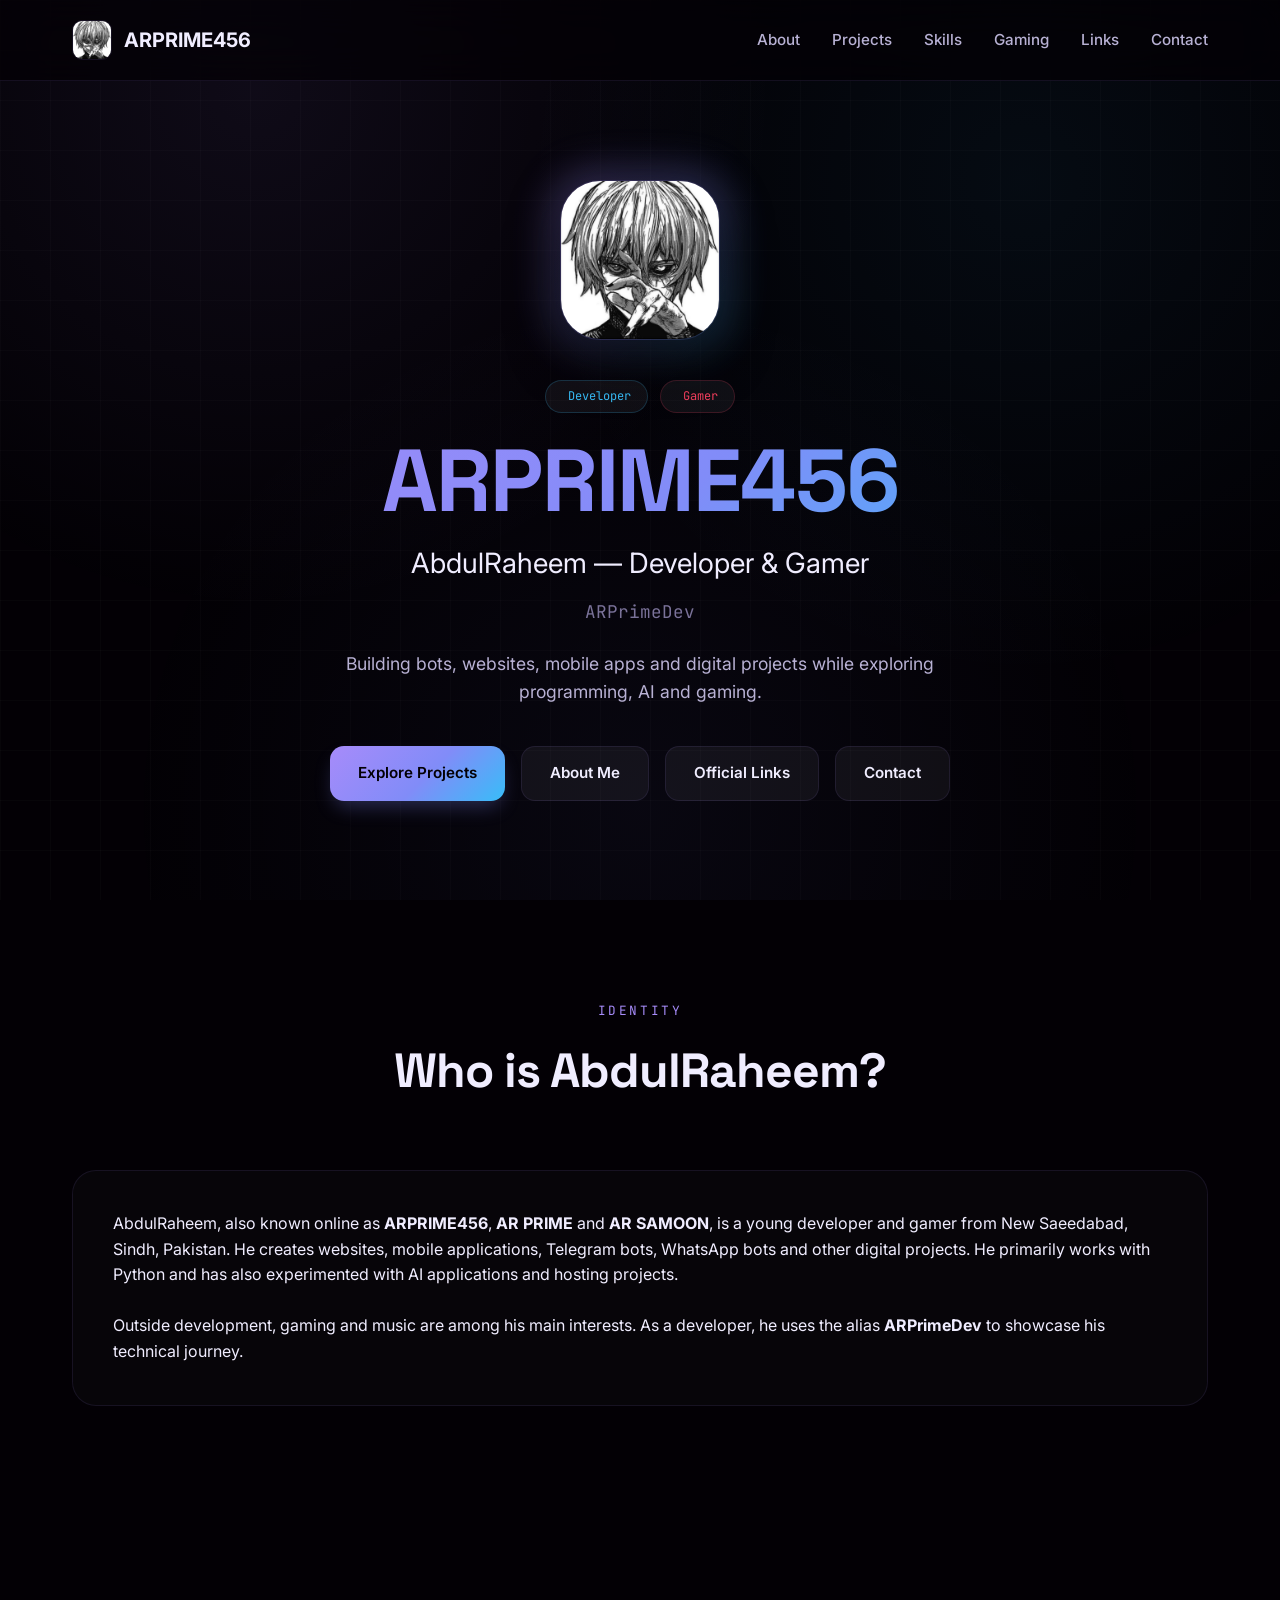
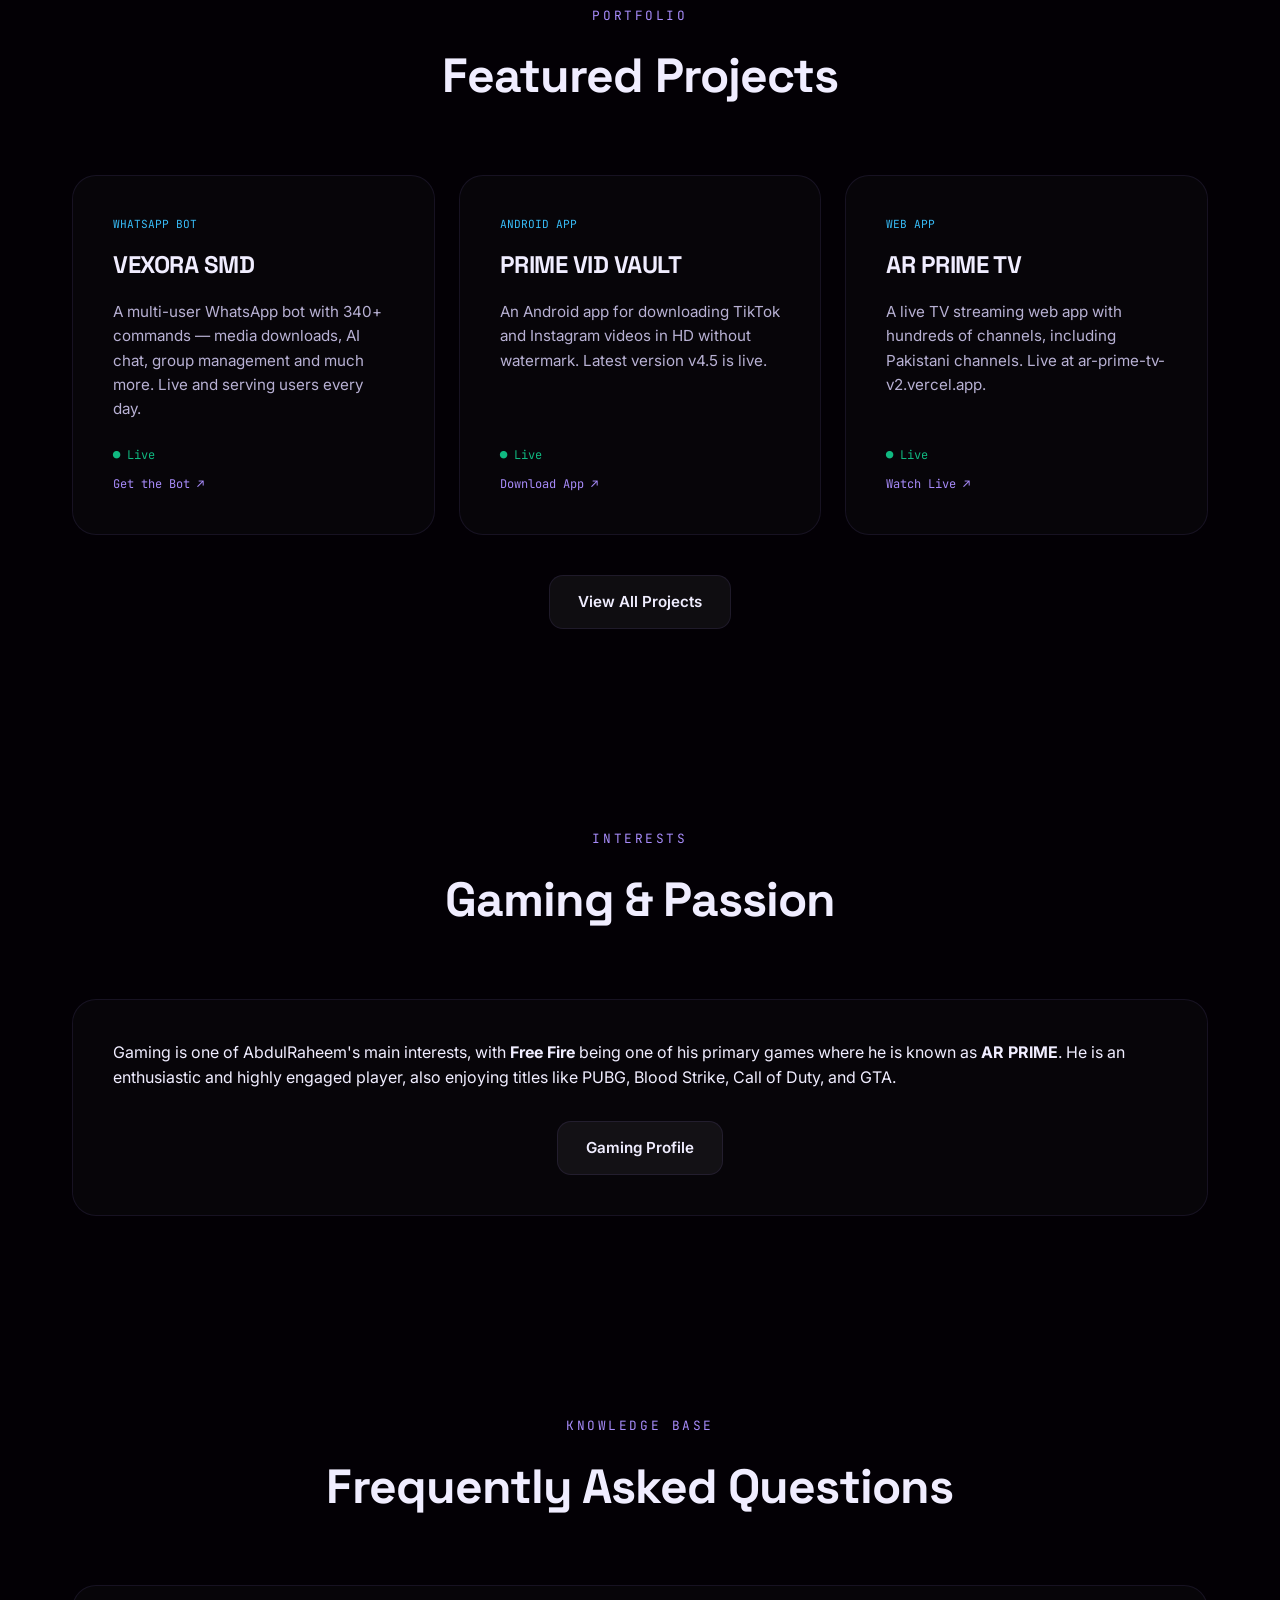
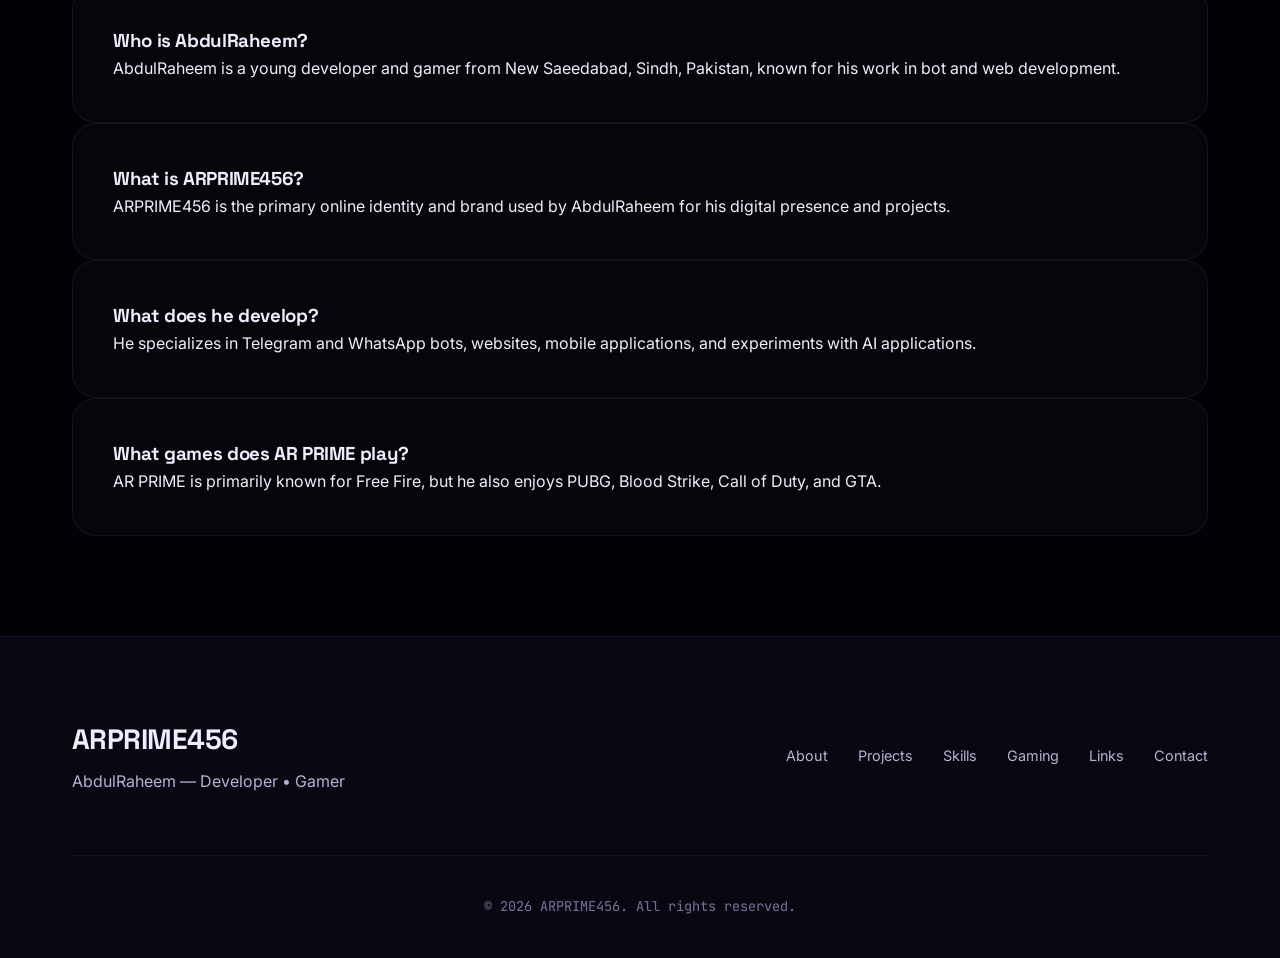
<file: index.html>
<!DOCTYPE html>
<html lang="en">
<head>
    <meta charset="UTF-8">
    <meta name="viewport" content="width=device-width, initial-scale=1.0">
    <title>ARPRIME456 — AbdulRaheem | Developer & Gamer</title>
    <meta name="description" content="Official website of AbdulRaheem, also known as ARPRIME456, AR PRIME, AR SAMOON and ARPrimeDev — a developer and gamer from New Saeedabad, Sindh, Pakistan.">
    
    <link rel="canonical" href="https://ar-prime-info.vercel.app/">
    
    <!-- Favicon -->
    <link rel="icon" type="image/svg+xml" href="/favicon.svg">
    <link rel="manifest" href="/site.webmanifest">
    <meta name="theme-color" content="#030005">
    
    <!-- Open Graph -->
    <meta property="og:type" content="website">
    <meta property="og:title" content="ARPRIME456 — AbdulRaheem | Developer & Gamer">
    <meta property="og:description" content="Official website of AbdulRaheem, also known as AR PRIME, AR SAMOON and ARPrimeDev.">
    <meta property="og:url" content="https://ar-prime-info.vercel.app/">
    <meta property="og:image" content="https://ar-prime-info.vercel.app/assets/profile.jpg">
    <meta property="og:site_name" content="ARPRIME456">
    
    <!-- Twitter / X Card -->
    <meta name="twitter:card" content="summary_large_image">
    <meta name="twitter:title" content="ARPRIME456 — AbdulRaheem | Developer & Gamer">
    <meta name="twitter:description" content="Official website of AbdulRaheem, also known as ARPRIME456, AR PRIME, AR SAMOON and ARPrimeDev.">
    <meta name="twitter:image" content="https://ar-prime-info.vercel.app/assets/profile.jpg">
    
    <link rel="preconnect" href="https://fonts.googleapis.com">
    <link rel="preconnect" href="https://fonts.gstatic.com" crossorigin>
    <link href="https://fonts.googleapis.com/css2?family=Space+Grotesk:wght@500;700&family=Inter:wght@400;500;600&family=JetBrains+Mono:wght@400;500&display=swap" rel="stylesheet">
    
    <link rel="stylesheet" href="/assets/style.css">
    
    <!-- JSON-LD structured data -->
    <script type="application/ld+json">
    {
      "@context": "https://schema.org",
      "@graph": [
        {
          "@type": "WebSite",
          "@id": "https://ar-prime-info.vercel.app/#website",
          "url": "https://ar-prime-info.vercel.app/",
          "name": "ARPRIME456",
          "alternateName": ["AR PRIME", "AR SAMOON", "ARPrimeDev", "AbdulRaheem"]
        },
        {
          "@type": "Person",
          "@id": "https://ar-prime-info.vercel.app/#person",
          "name": "AbdulRaheem",
          "alternateName": ["ARPRIME456", "AR PRIME", "AR SAMOON", "ARPrimeDev"],
          "url": "https://ar-prime-info.vercel.app/",
          "image": "https://ar-prime-info.vercel.app/assets/profile.jpg",
          "description": "AbdulRaheem, also known online as ARPRIME456, AR PRIME and AR SAMOON, is a young developer and gamer from New Saeedabad, Sindh, Pakistan. He creates websites, mobile applications, Telegram bots, WhatsApp bots and other digital projects.",
          "jobTitle": "Developer and Gamer",
          "address": {
            "@type": "PostalAddress",
            "addressLocality": "New Saeedabad",
            "addressRegion": "Sindh",
            "addressCountry": "Pakistan"
          },
          "sameAs": [
            "https://instagram.com/arsamoon444",
            "https://www.tiktok.com/@ar.samoon",
            "https://github.com/abdulraheemsamoon79-lgtm",
            "https://www.youtube.com/@RAHEEM-EDITS-SQUID-GAME",
            "https://t.me/arXprimeLegend",
            "https://whatsapp.com/channel/0029VbC7duP7IUYR6LBBy818"
          ]
        }
      ]
    }
    </script>
</head>
<body>

    <nav class="site-nav">
        <div class="wrap">
            <a href="/" class="brand">
                <img src="/assets/profile.jpg" alt="ARPRIME456 Logo">
                <span>ARPRIME456</span>
            </a>
            <ul class="nav-links">
                <li><a href="/about">About</a></li>
                <li><a href="/projects">Projects</a></li>
                <li><a href="/skills">Skills</a></li>
                <li><a href="/gaming">Gaming</a></li>
                <li><a href="/links">Links</a></li>
                <li><a href="/contact">Contact</a></li>
            </ul>
        </div>
    </nav>

    <main>
        <header class="hero">
            <div class="wrap">
                <div class="hero-avatar-wrap">
                    <img src="/assets/profile.jpg" alt="AbdulRaheem - ARPRIME456" class="hero-avatar">
                </div>
                <div class="badge-row">
                    <span class="badge dev"><span></span> Developer</span>
                    <span class="badge gamer"><span></span> Gamer</span>
                </div>
                <h1>ARPRIME456</h1>
                <p class="subtitle">AbdulRaheem — Developer & Gamer</p>
                <p class="dev-alias">ARPrimeDev</p>
                <p class="description">Building bots, websites, mobile apps and digital projects while exploring programming, AI and gaming.</p>
                <div class="btn-row">
                    <a href="/projects" class="btn btn-primary">Explore Projects</a>
                    <a href="/about" class="btn btn-secondary">About Me</a>
                    <a href="/links" class="btn btn-secondary">Official Links</a>
                    <a href="/contact" class="btn btn-secondary">Contact</a>
                </div>
            </div>
        </header>

        <section id="about-preview">
            <div class="wrap">
                <div class="section-head">
                    <p class="section-tag">Identity</p>
                    <h2>Who is AbdulRaheem?</h2>
                </div>
                <div class="card about-preview-card">
                    <p>AbdulRaheem, also known online as <strong>ARPRIME456</strong>, <strong>AR PRIME</strong> and <strong>AR SAMOON</strong>, is a young developer and gamer from New Saeedabad, Sindh, Pakistan. He creates websites, mobile applications, Telegram bots, WhatsApp bots and other digital projects. He primarily works with Python and has also experimented with AI applications and hosting projects.</p>
                    <br>
                    <p>Outside development, gaming and music are among his main interests. As a developer, he uses the alias <strong>ARPrimeDev</strong> to showcase his technical journey.</p>
                </div>
            </div>
        </section>

        <section id="projects-preview">
            <div class="wrap">
                <div class="section-head">
                    <p class="section-tag">Portfolio</p>
                    <h2>Featured Projects</h2>
                </div>
                <div class="projects-grid">
                    <div class="card project-card">
                        <span class="project-tag">WhatsApp Bot</span>
                        <h3>VEXORA SMD</h3>
                        <p>A multi-user WhatsApp bot with 340+ commands — media downloads, AI chat, group management and much more. Live and serving users every day.</p>
                        <span class="project-status">● Live</span>
                        <a class="project-link" href="https://vexora-pair.vercel.app" target="_blank" rel="noopener">Get the Bot ↗</a>
                    </div>
                    <div class="card project-card">
                        <span class="project-tag">Android App</span>
                        <h3>PRIME VID VAULT</h3>
                        <p>An Android app for downloading TikTok and Instagram videos in HD without watermark. Latest version v4.5 is live.</p>
                        <span class="project-status">● Live</span>
                        <a class="project-link" href="https://abdulraheemsamoo79-lgtm.github.io/prime-vid-vault/" target="_blank" rel="noopener">Download App ↗</a>
                    </div>
                    <div class="card project-card">
                        <span class="project-tag">Web App</span>
                        <h3>AR PRIME TV</h3>
                        <p>A live TV streaming web app with hundreds of channels, including Pakistani channels. Live at ar-prime-tv-v2.vercel.app.</p>
                        <span class="project-status">● Live</span>
                        <a class="project-link" href="https://ar-prime-tv-v2.vercel.app" target="_blank" rel="noopener">Watch Live ↗</a>
                    </div>
                </div>
                <div class="btn-row" style="margin-top: 40px;">
                    <a href="/projects" class="btn btn-secondary">View All Projects</a>
                </div>
            </div>
        </section>

        <section id="gaming-preview">
            <div class="wrap">
                <div class="section-head">
                    <p class="section-tag">Interests</p>
                    <h2>Gaming & Passion</h2>
                </div>
                <div class="card gaming-card">
                    <p>Gaming is one of AbdulRaheem's main interests, with <strong>Free Fire</strong> being one of his primary games where he is known as <strong>AR PRIME</strong>. He is an enthusiastic and highly engaged player, also enjoying titles like PUBG, Blood Strike, Call of Duty, and GTA.</p>
                    <div class="btn-row" style="margin-top: 30px;">
                        <a href="/gaming" class="btn btn-secondary">Gaming Profile</a>
                    </div>
                </div>
            </div>
        </section>

        <section id="faq">
            <div class="wrap">
                <div class="section-head">
                    <p class="section-tag">Knowledge Base</p>
                    <h2>Frequently Asked Questions</h2>
                </div>
                <div class="grid">
                    <div class="card faq-card">
                        <h3>Who is AbdulRaheem?</h3>
                        <p>AbdulRaheem is a young developer and gamer from New Saeedabad, Sindh, Pakistan, known for his work in bot and web development.</p>
                    </div>
                    <div class="card faq-card">
                        <h3>What is ARPRIME456?</h3>
                        <p>ARPRIME456 is the primary online identity and brand used by AbdulRaheem for his digital presence and projects.</p>
                    </div>
                    <div class="card faq-card">
                        <h3>What does he develop?</h3>
                        <p>He specializes in Telegram and WhatsApp bots, websites, mobile applications, and experiments with AI applications.</p>
                    </div>
                    <div class="card faq-card">
                        <h3>What games does AR PRIME play?</h3>
                        <p>AR PRIME is primarily known for Free Fire, but he also enjoys PUBG, Blood Strike, Call of Duty, and GTA.</p>
                    </div>
                </div>
            </div>
        </section>
    </main>

    <footer>
        <div class="wrap">
            <div class="footer-content">
                <div class="footer-brand">
                    <h3>ARPRIME456</h3>
                    <p>AbdulRaheem — Developer • Gamer</p>
                </div>
                <nav class="footer-nav">
                    <ul>
                        <li><a href="/about">About</a></li>
                        <li><a href="/projects">Projects</a></li>
                        <li><a href="/skills">Skills</a></li>
                        <li><a href="/gaming">Gaming</a></li>
                        <li><a href="/links">Links</a></li>
                        <li><a href="/contact">Contact</a></li>
                    </ul>
                </nav>
            </div>
            <div class="footer-bottom">
                <p>&copy; 2026 ARPRIME456. All rights reserved.</p>
            </div>
        </div>
    </footer>

</body>
</html>
</file>
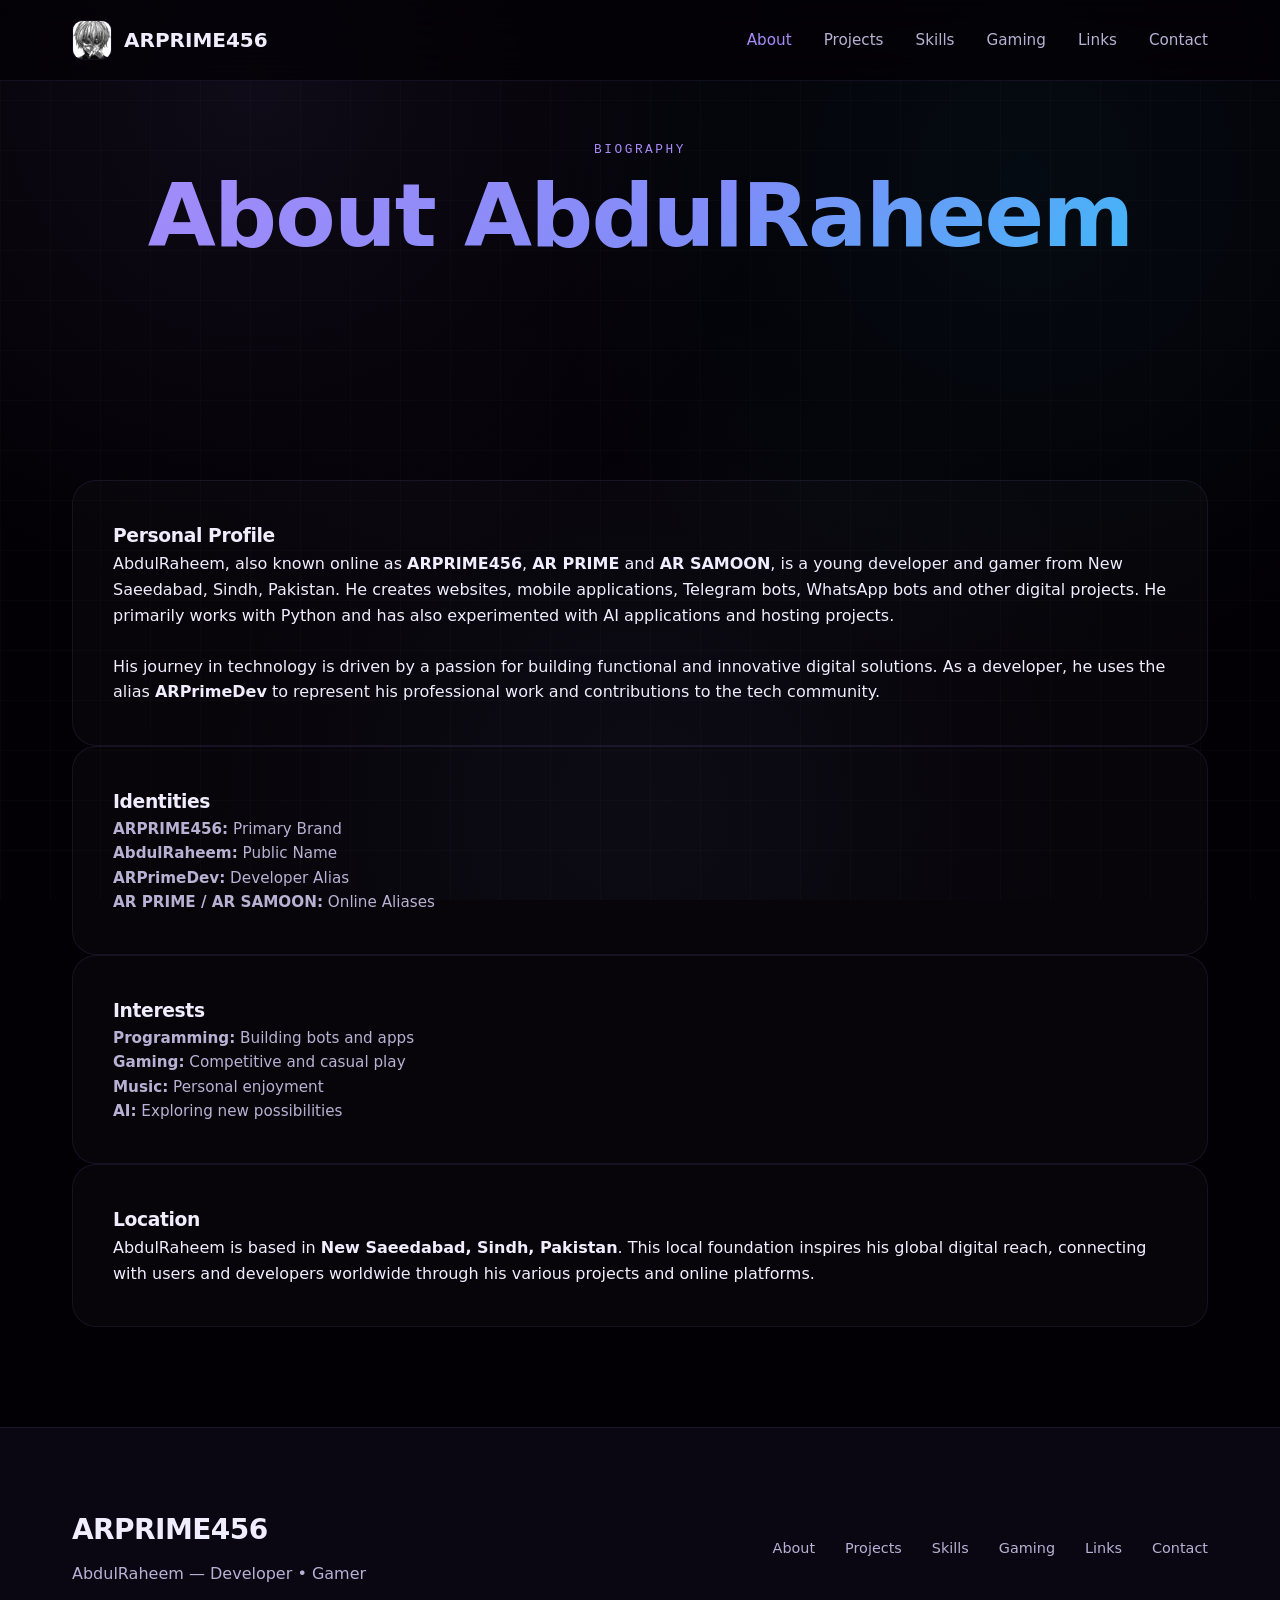
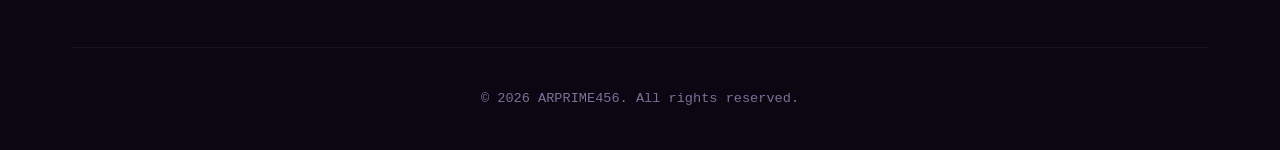
<file: about/index.html>
<!DOCTYPE html>
<html lang="en">
<head>
    <meta charset="UTF-8">
    <meta name="viewport" content="width=device-width, initial-scale=1.0">
    <title>About AbdulRaheem | ARPRIME456 — Developer & Gamer</title>
    <meta name="description" content="Learn more about AbdulRaheem (ARPRIME456), a developer and gamer from New Saeedabad, Sindh, Pakistan.">
    <link rel="canonical" href="https://ar-prime-info.vercel.app/about">
    <link rel="icon" type="image/svg+xml" href="/favicon.svg">
    <link rel="stylesheet" href="/assets/style.css">
</head>
<body>
    <nav class="site-nav">
        <div class="wrap">
            <a href="/" class="brand">
                <img src="/assets/profile.jpg" alt="ARPRIME456 Logo">
                <span>ARPRIME456</span>
            </a>
            <ul class="nav-links">
                <li><a href="/about" class="active">About</a></li>
                <li><a href="/projects">Projects</a></li>
                <li><a href="/skills">Skills</a></li>
                <li><a href="/gaming">Gaming</a></li>
                <li><a href="/links">Links</a></li>
                <li><a href="/contact">Contact</a></li>
            </ul>
        </div>
    </nav>

    <main>
        <header class="hero" style="padding: 140px 0 60px;">
            <div class="wrap">
                <div class="section-head">
                    <p class="section-tag">Biography</p>
                    <h1>About AbdulRaheem</h1>
                </div>
            </div>
        </header>

        <section>
            <div class="wrap">
                <div class="grid" style="grid-template-columns: 1fr; gap: 40px;">
                    <div class="card">
                        <h3>Personal Profile</h3>
                        <p>AbdulRaheem, also known online as <strong>ARPRIME456</strong>, <strong>AR PRIME</strong> and <strong>AR SAMOON</strong>, is a young developer and gamer from New Saeedabad, Sindh, Pakistan. He creates websites, mobile applications, Telegram bots, WhatsApp bots and other digital projects. He primarily works with Python and has also experimented with AI applications and hosting projects.</p>
                        <br>
                        <p>His journey in technology is driven by a passion for building functional and innovative digital solutions. As a developer, he uses the alias <strong>ARPrimeDev</strong> to represent his professional work and contributions to the tech community.</p>
                    </div>
                    
                    <div class="grid">
                        <div class="card">
                            <h3>Identities</h3>
                            <ul style="color: var(--text-dim); font-size: 0.95rem;">
                                <li><strong>ARPRIME456:</strong> Primary Brand</li>
                                <li><strong>AbdulRaheem:</strong> Public Name</li>
                                <li><strong>ARPrimeDev:</strong> Developer Alias</li>
                                <li><strong>AR PRIME / AR SAMOON:</strong> Online Aliases</li>
                            </ul>
                        </div>
                        <div class="card">
                            <h3>Interests</h3>
                            <ul style="color: var(--text-dim); font-size: 0.95rem;">
                                <li><strong>Programming:</strong> Building bots and apps</li>
                                <li><strong>Gaming:</strong> Competitive and casual play</li>
                                <li><strong>Music:</strong> Personal enjoyment</li>
                                <li><strong>AI:</strong> Exploring new possibilities</li>
                            </ul>
                        </div>
                    </div>

                    <div class="card">
                        <h3>Location</h3>
                        <p>AbdulRaheem is based in <strong>New Saeedabad, Sindh, Pakistan</strong>. This local foundation inspires his global digital reach, connecting with users and developers worldwide through his various projects and online platforms.</p>
                    </div>
                </div>
            </div>
        </section>
    </main>

    <footer>
        <div class="wrap">
            <div class="footer-content">
                <div class="footer-brand">
                    <h3>ARPRIME456</h3>
                    <p>AbdulRaheem — Developer • Gamer</p>
                </div>
                <nav class="footer-nav">
                    <ul>
                        <li><a href="/about">About</a></li>
                        <li><a href="/projects">Projects</a></li>
                        <li><a href="/skills">Skills</a></li>
                        <li><a href="/gaming">Gaming</a></li>
                        <li><a href="/links">Links</a></li>
                        <li><a href="/contact">Contact</a></li>
                    </ul>
                </nav>
            </div>
            <div class="footer-bottom">
                <p>&copy; 2026 ARPRIME456. All rights reserved.</p>
            </div>
        </div>
    </footer>
</body>
</html>
</file>
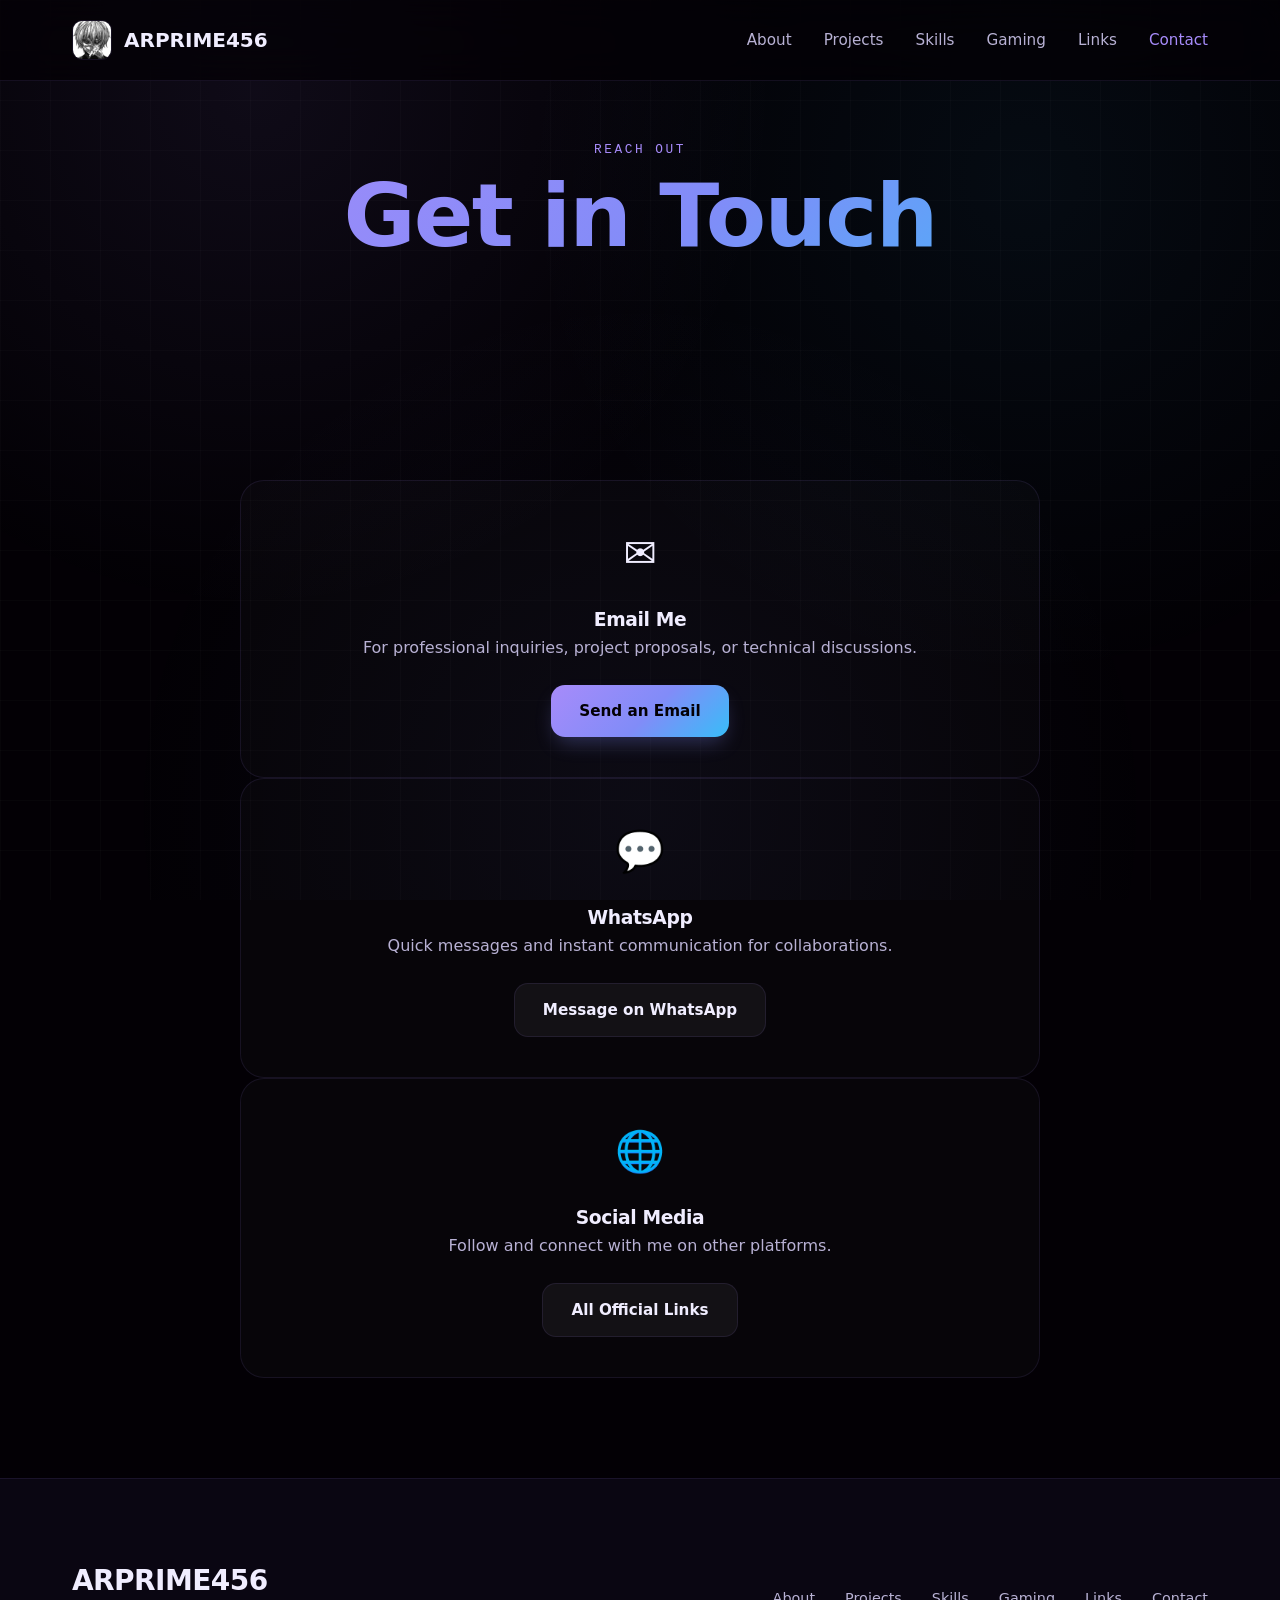
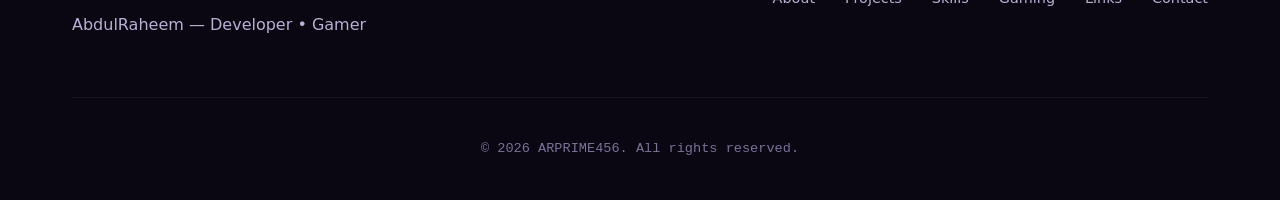
<file: contact/index.html>
<!DOCTYPE html>
<html lang="en">
<head>
    <meta charset="UTF-8">
    <meta name="viewport" content="width=device-width, initial-scale=1.0">
    <title>Contact | ARPRIME456 — Get in Touch</title>
    <meta name="description" content="Reach out to AbdulRaheem (ARPRIME456) for development inquiries, gaming collaborations, or just to say hello.">
    <link rel="canonical" href="https://ar-prime-info.vercel.app/contact">
    <link rel="icon" type="image/svg+xml" href="/favicon.svg">
    <link rel="stylesheet" href="/assets/style.css">
</head>
<body>
    <nav class="site-nav">
        <div class="wrap">
            <a href="/" class="brand">
                <img src="/assets/profile.jpg" alt="ARPRIME456 Logo">
                <span>ARPRIME456</span>
            </a>
            <ul class="nav-links">
                <li><a href="/about">About</a></li>
                <li><a href="/projects">Projects</a></li>
                <li><a href="/skills">Skills</a></li>
                <li><a href="/gaming">Gaming</a></li>
                <li><a href="/links">Links</a></li>
                <li><a href="/contact" class="active">Contact</a></li>
            </ul>
        </div>
    </nav>

    <main>
        <header class="hero" style="padding: 140px 0 60px;">
            <div class="wrap">
                <div class="section-head">
                    <p class="section-tag">Reach Out</p>
                    <h1>Get in Touch</h1>
                </div>
            </div>
        </header>

        <section>
            <div class="wrap">
                <div class="grid" style="grid-template-columns: 1fr; gap: 30px; max-width: 800px; margin: 0 auto;">
                    <div class="card" style="text-align: center;">
                        <div style="font-size: 2.5rem; margin-bottom: 20px;">✉️</div>
                        <h3>Email Me</h3>
                        <p style="color: var(--text-dim); margin-bottom: 24px;">For professional inquiries, project proposals, or technical discussions.</p>
                        <a href="mailto:arxprimelegend79@gmail.com" class="btn btn-primary">Send an Email</a>
                    </div>
                    
                    <div class="card" style="text-align: center;">
                        <div style="font-size: 2.5rem; margin-bottom: 20px;">💬</div>
                        <h3>WhatsApp</h3>
                        <p style="color: var(--text-dim); margin-bottom: 24px;">Quick messages and instant communication for collaborations.</p>
                        <a href="https://wa.me/923138702477" target="_blank" rel="noopener noreferrer" class="btn btn-secondary">Message on WhatsApp</a>
                    </div>

                    <div class="card" style="text-align: center;">
                        <div style="font-size: 2.5rem; margin-bottom: 20px;">🌐</div>
                        <h3>Social Media</h3>
                        <p style="color: var(--text-dim); margin-bottom: 24px;">Follow and connect with me on other platforms.</p>
                        <a href="/links" class="btn btn-secondary">All Official Links</a>
                    </div>
                </div>
            </div>
        </section>
    </main>

    <footer>
        <div class="wrap">
            <div class="footer-content">
                <div class="footer-brand">
                    <h3>ARPRIME456</h3>
                    <p>AbdulRaheem — Developer • Gamer</p>
                </div>
                <nav class="footer-nav">
                    <ul>
                        <li><a href="/about">About</a></li>
                        <li><a href="/projects">Projects</a></li>
                        <li><a href="/skills">Skills</a></li>
                        <li><a href="/gaming">Gaming</a></li>
                        <li><a href="/links">Links</a></li>
                        <li><a href="/contact">Contact</a></li>
                    </ul>
                </nav>
            </div>
            <div class="footer-bottom">
                <p>&copy; 2026 ARPRIME456. All rights reserved.</p>
            </div>
        </div>
    </footer>
</body>
</html>
</file>
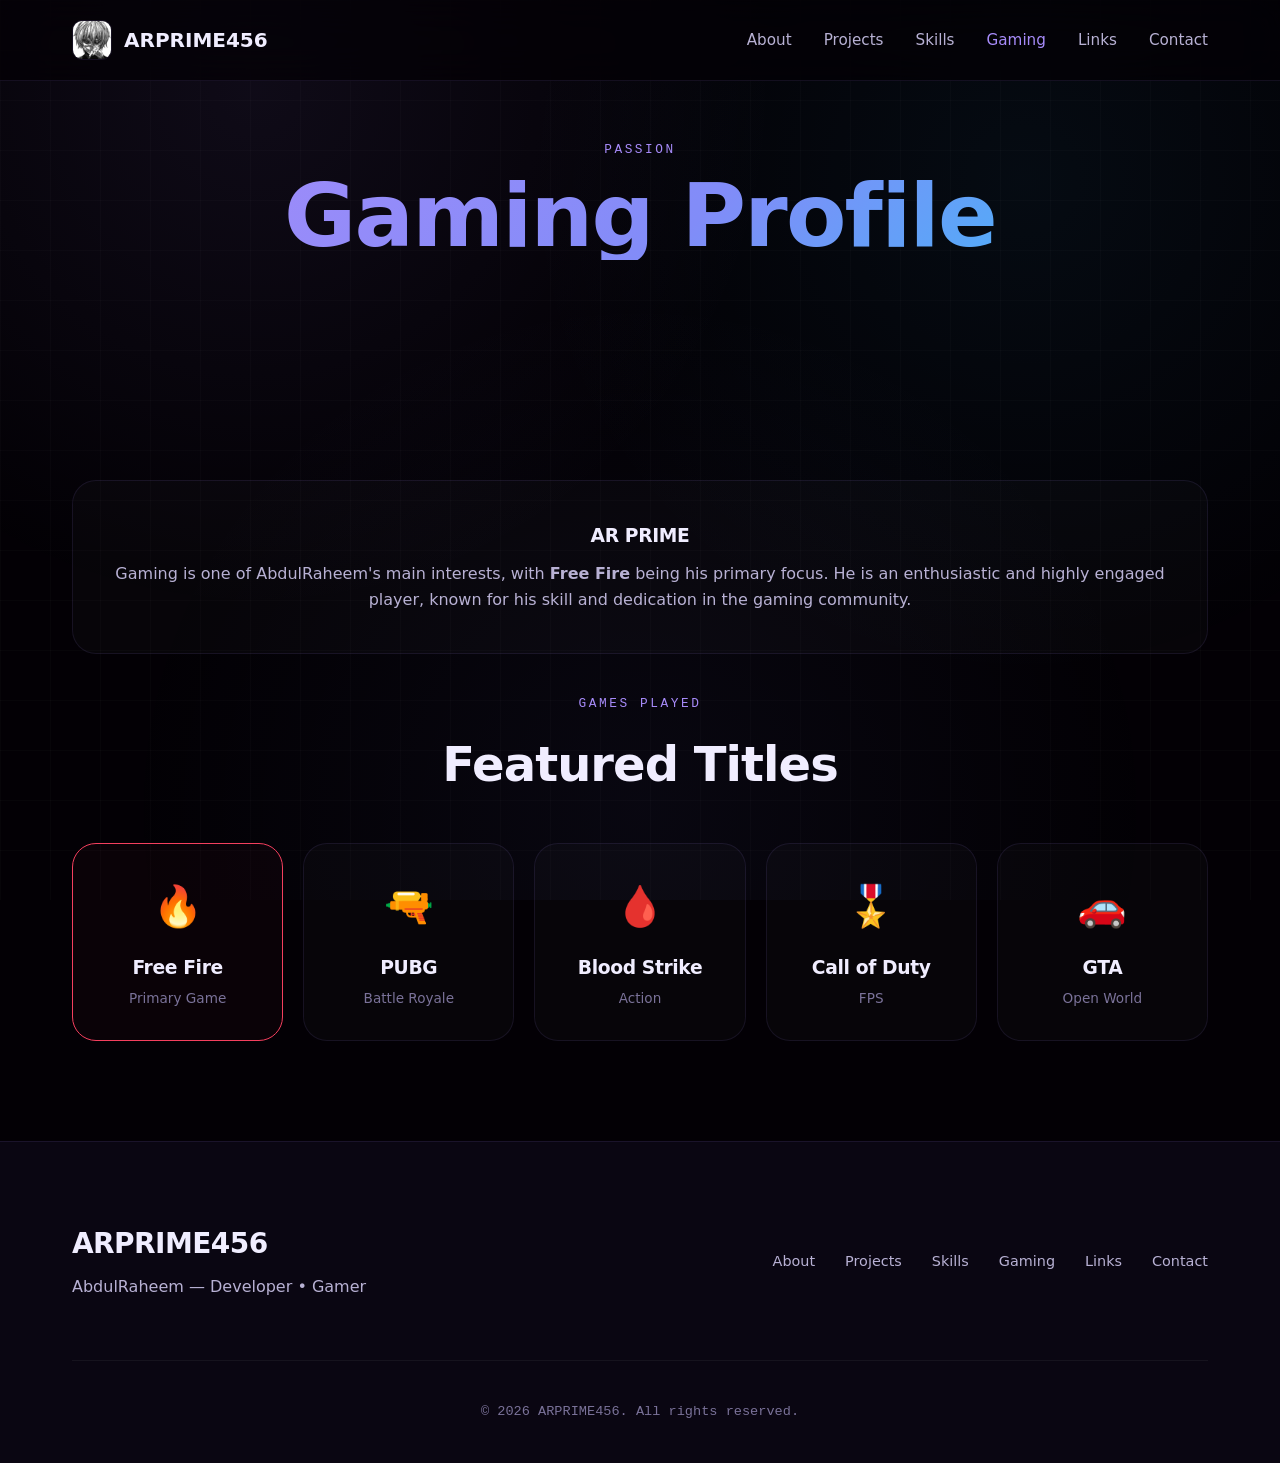
<file: gaming/index.html>
<!DOCTYPE html>
<html lang="en">
<head>
    <meta charset="UTF-8">
    <meta name="viewport" content="width=device-width, initial-scale=1.0">
    <title>Gaming Profile | AR PRIME — ARPRIME456</title>
    <meta name="description" content="Explore the gaming side of AbdulRaheem (ARPRIME456), known as AR PRIME in the gaming community.">
    <link rel="canonical" href="https://ar-prime-info.vercel.app/gaming">
    <link rel="icon" type="image/svg+xml" href="/favicon.svg">
    <link rel="stylesheet" href="/assets/style.css">
</head>
<body>
    <nav class="site-nav">
        <div class="wrap">
            <a href="/" class="brand">
                <img src="/assets/profile.jpg" alt="ARPRIME456 Logo">
                <span>ARPRIME456</span>
            </a>
            <ul class="nav-links">
                <li><a href="/about">About</a></li>
                <li><a href="/projects">Projects</a></li>
                <li><a href="/skills">Skills</a></li>
                <li><a href="/gaming" class="active">Gaming</a></li>
                <li><a href="/links">Links</a></li>
                <li><a href="/contact">Contact</a></li>
            </ul>
        </div>
    </nav>

    <main>
        <header class="hero" style="padding: 140px 0 60px;">
            <div class="wrap">
                <div class="section-head">
                    <p class="section-tag">Passion</p>
                    <h1>Gaming Profile</h1>
                </div>
            </div>
        </header>

        <section>
            <div class="wrap">
                <div class="card" style="margin-bottom: 40px; text-align: center;">
                    <h3>AR PRIME</h3>
                    <p style="color: var(--text-dim); margin-top: 10px;">Gaming is one of AbdulRaheem's main interests, with <strong>Free Fire</strong> being his primary focus. He is an enthusiastic and highly engaged player, known for his skill and dedication in the gaming community.</p>
                </div>

                <div class="section-head" style="margin-bottom: 40px;">
                    <p class="section-tag">Games Played</p>
                    <h2>Featured Titles</h2>
                </div>

                <div class="games-grid">
                    <div class="card game-card highlight">
                        <div style="font-size: 2.5rem; margin-bottom: 15px;">🔥</div>
                        <h3>Free Fire</h3>
                        <p style="color: var(--text-faint); font-size: 0.85rem; margin-top: 5px;">Primary Game</p>
                    </div>
                    <div class="card game-card">
                        <div style="font-size: 2.5rem; margin-bottom: 15px;">🔫</div>
                        <h3>PUBG</h3>
                        <p style="color: var(--text-faint); font-size: 0.85rem; margin-top: 5px;">Battle Royale</p>
                    </div>
                    <div class="card game-card">
                        <div style="font-size: 2.5rem; margin-bottom: 15px;">🩸</div>
                        <h3>Blood Strike</h3>
                        <p style="color: var(--text-faint); font-size: 0.85rem; margin-top: 5px;">Action</p>
                    </div>
                    <div class="card game-card">
                        <div style="font-size: 2.5rem; margin-bottom: 15px;">🎖️</div>
                        <h3>Call of Duty</h3>
                        <p style="color: var(--text-faint); font-size: 0.85rem; margin-top: 5px;">FPS</p>
                    </div>
                    <div class="card game-card">
                        <div style="font-size: 2.5rem; margin-bottom: 15px;">🚗</div>
                        <h3>GTA</h3>
                        <p style="color: var(--text-faint); font-size: 0.85rem; margin-top: 5px;">Open World</p>
                    </div>
                </div>
            </div>
        </section>
    </main>

    <footer>
        <div class="wrap">
            <div class="footer-content">
                <div class="footer-brand">
                    <h3>ARPRIME456</h3>
                    <p>AbdulRaheem — Developer • Gamer</p>
                </div>
                <nav class="footer-nav">
                    <ul>
                        <li><a href="/about">About</a></li>
                        <li><a href="/projects">Projects</a></li>
                        <li><a href="/skills">Skills</a></li>
                        <li><a href="/gaming">Gaming</a></li>
                        <li><a href="/links">Links</a></li>
                        <li><a href="/contact">Contact</a></li>
                    </ul>
                </nav>
            </div>
            <div class="footer-bottom">
                <p>&copy; 2026 ARPRIME456. All rights reserved.</p>
            </div>
        </div>
    </footer>
</body>
</html>
</file>
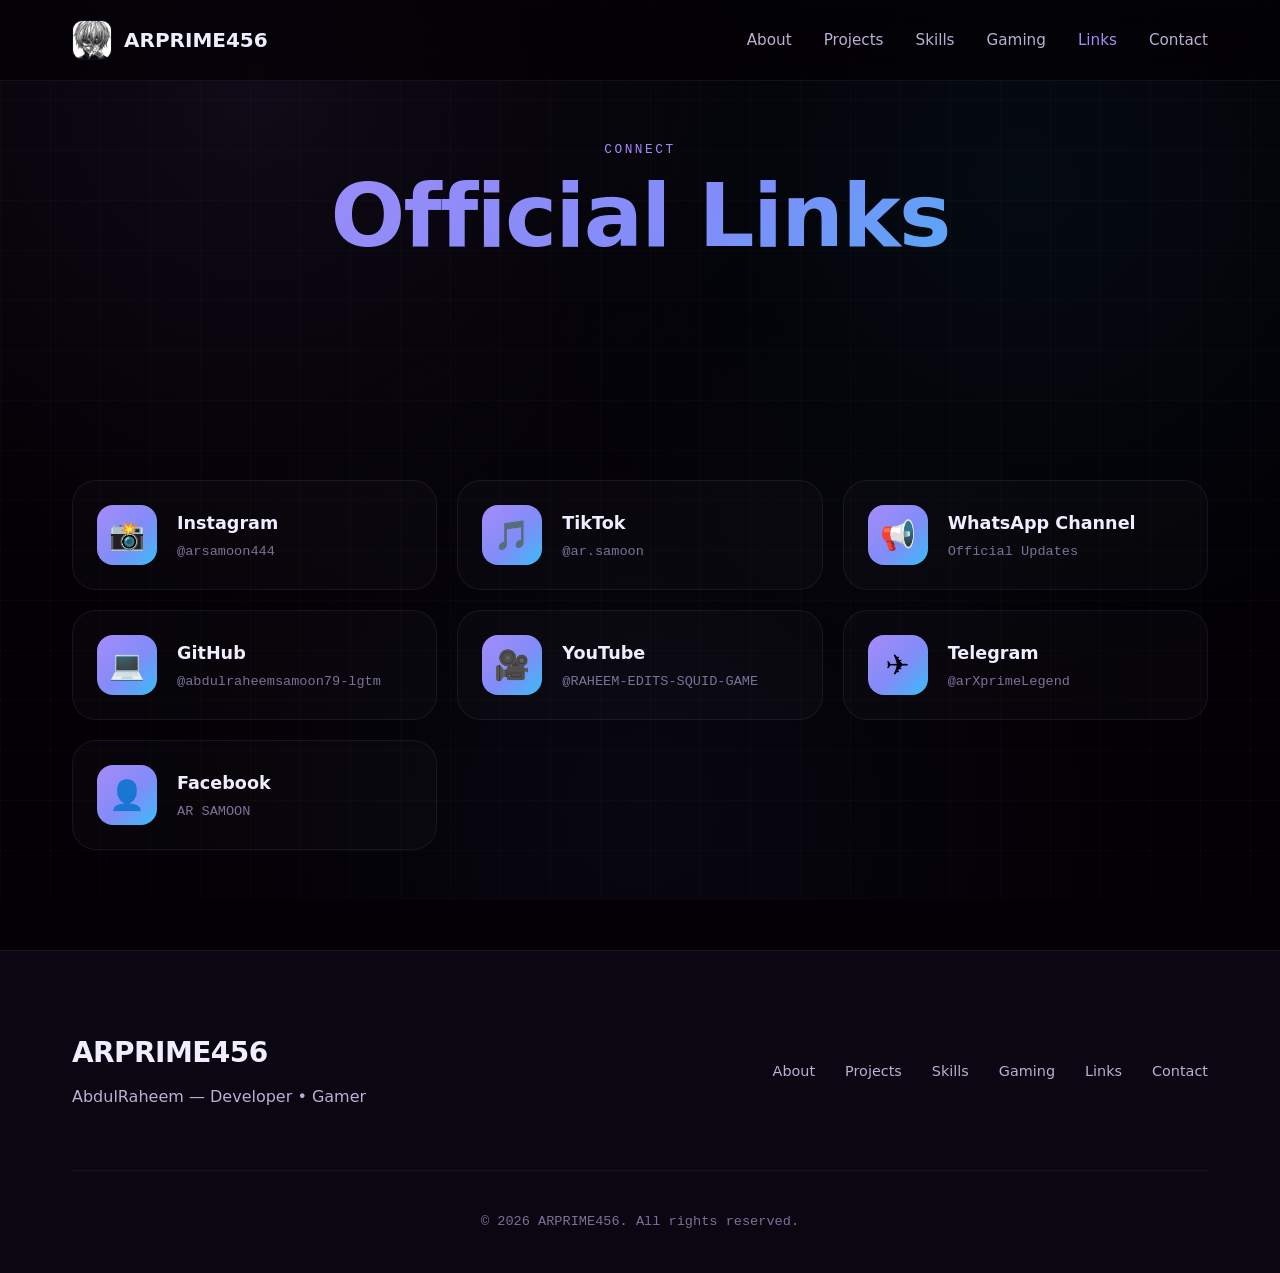
<file: links/index.html>
<!DOCTYPE html>
<html lang="en">
<head>
    <meta charset="UTF-8">
    <meta name="viewport" content="width=device-width, initial-scale=1.0">
    <title>Official Links | ARPRIME456 — Social Profiles</title>
    <meta name="description" content="Connect with AbdulRaheem (ARPRIME456) across all official social media and developer platforms.">
    <link rel="canonical" href="https://ar-prime-info.vercel.app/links">
    <link rel="icon" type="image/svg+xml" href="/favicon.svg">
    <link rel="stylesheet" href="/assets/style.css">
</head>
<body>
    <nav class="site-nav">
        <div class="wrap">
            <a href="/" class="brand">
                <img src="/assets/profile.jpg" alt="ARPRIME456 Logo">
                <span>ARPRIME456</span>
            </a>
            <ul class="nav-links">
                <li><a href="/about">About</a></li>
                <li><a href="/projects">Projects</a></li>
                <li><a href="/skills">Skills</a></li>
                <li><a href="/gaming">Gaming</a></li>
                <li><a href="/links" class="active">Links</a></li>
                <li><a href="/contact">Contact</a></li>
            </ul>
        </div>
    </nav>

    <main>
        <header class="hero" style="padding: 140px 0 60px;">
            <div class="wrap">
                <div class="section-head">
                    <p class="section-tag">Connect</p>
                    <h1>Official Links</h1>
                </div>
            </div>
        </header>

        <section>
            <div class="wrap">
                <div class="links-grid">
                    <a href="https://instagram.com/arsamoon444" target="_blank" rel="noopener noreferrer" class="card link-card">
                        <div class="link-icon">📸</div>
                        <div class="link-info">
                            <strong>Instagram</strong>
                            <span>@arsamoon444</span>
                        </div>
                    </a>
                    <a href="https://www.tiktok.com/@ar.samoon" target="_blank" rel="noopener noreferrer" class="card link-card">
                        <div class="link-icon">🎵</div>
                        <div class="link-info">
                            <strong>TikTok</strong>
                            <span>@ar.samoon</span>
                        </div>
                    </a>
                    <a href="https://whatsapp.com/channel/0029VbC7duP7IUYR6LBBy818" target="_blank" rel="noopener noreferrer" class="card link-card">
                        <div class="link-icon">📢</div>
                        <div class="link-info">
                            <strong>WhatsApp Channel</strong>
                            <span>Official Updates</span>
                        </div>
                    </a>
                    <a href="https://github.com/abdulraheemsamoon79-lgtm" target="_blank" rel="noopener noreferrer" class="card link-card">
                        <div class="link-icon">💻</div>
                        <div class="link-info">
                            <strong>GitHub</strong>
                            <span>@abdulraheemsamoon79-lgtm</span>
                        </div>
                    </a>
                    <a href="https://www.youtube.com/@RAHEEM-EDITS-SQUID-GAME" target="_blank" rel="noopener noreferrer" class="card link-card">
                        <div class="link-icon">🎥</div>
                        <div class="link-info">
                            <strong>YouTube</strong>
                            <span>@RAHEEM-EDITS-SQUID-GAME</span>
                        </div>
                    </a>
                    <a href="https://t.me/arXprimeLegend" target="_blank" rel="noopener noreferrer" class="card link-card">
                        <div class="link-icon">✈️</div>
                        <div class="link-info">
                            <strong>Telegram</strong>
                            <span>@arXprimeLegend</span>
                        </div>
                    </a>
                    <div class="card link-card">
                        <div class="link-icon">👤</div>
                        <div class="link-info">
                            <strong>Facebook</strong>
                            <span>AR SAMOON</span>
                        </div>
                    </div>
                </div>
            </div>
        </section>
    </main>

    <footer>
        <div class="wrap">
            <div class="footer-content">
                <div class="footer-brand">
                    <h3>ARPRIME456</h3>
                    <p>AbdulRaheem — Developer • Gamer</p>
                </div>
                <nav class="footer-nav">
                    <ul>
                        <li><a href="/about">About</a></li>
                        <li><a href="/projects">Projects</a></li>
                        <li><a href="/skills">Skills</a></li>
                        <li><a href="/gaming">Gaming</a></li>
                        <li><a href="/links">Links</a></li>
                        <li><a href="/contact">Contact</a></li>
                    </ul>
                </nav>
            </div>
            <div class="footer-bottom">
                <p>&copy; 2026 ARPRIME456. All rights reserved.</p>
            </div>
        </div>
    </footer>
</body>
</html>
</file>
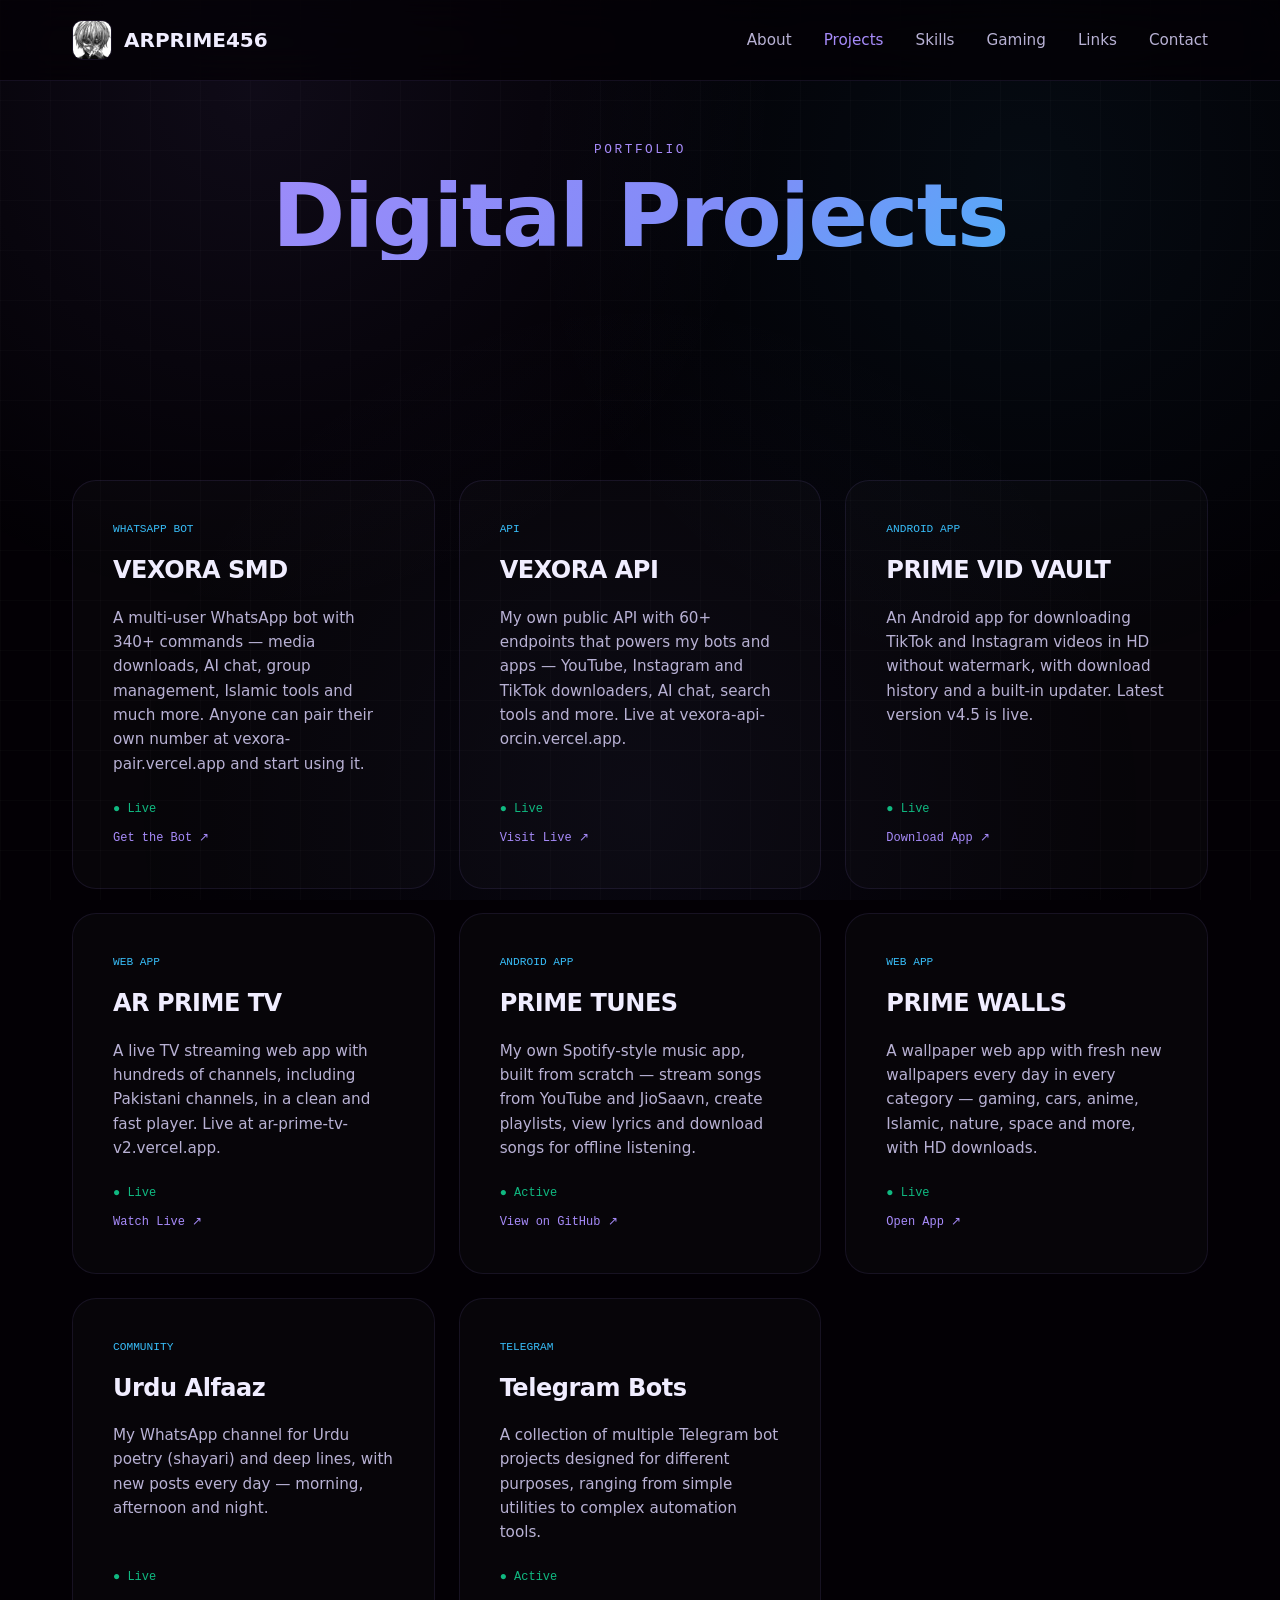
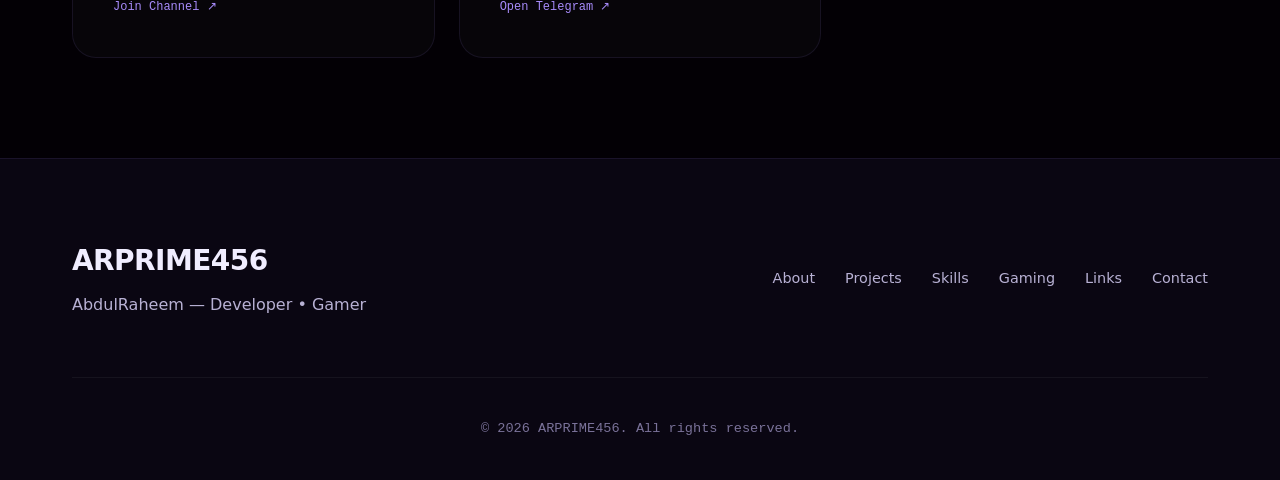
<file: projects/index.html>
<!DOCTYPE html>
<html lang="en">
<head>
    <meta charset="UTF-8">
    <meta name="viewport" content="width=device-width, initial-scale=1.0">
    <title>Projects | ARPRIME456 — Portfolio</title>
    <meta name="description" content="Explore the digital projects created by AbdulRaheem (ARPRIME456), including bots, websites, and AI apps.">
    <link rel="canonical" href="https://ar-prime-info.vercel.app/projects">
    <link rel="icon" type="image/svg+xml" href="/favicon.svg">
    <link rel="stylesheet" href="/assets/style.css">
</head>
<body>
    <nav class="site-nav">
        <div class="wrap">
            <a href="/" class="brand">
                <img src="/assets/profile.jpg" alt="ARPRIME456 Logo">
                <span>ARPRIME456</span>
            </a>
            <ul class="nav-links">
                <li><a href="/about">About</a></li>
                <li><a href="/projects" class="active">Projects</a></li>
                <li><a href="/skills">Skills</a></li>
                <li><a href="/gaming">Gaming</a></li>
                <li><a href="/links">Links</a></li>
                <li><a href="/contact">Contact</a></li>
            </ul>
        </div>
    </nav>

    <main>
        <header class="hero" style="padding: 140px 0 60px;">
            <div class="wrap">
                <div class="section-head">
                    <p class="section-tag">Portfolio</p>
                    <h1>Digital Projects</h1>
                </div>
            </div>
        </header>

        <section>
            <div class="wrap">
                <div class="projects-grid">
                    <div class="card project-card">
                        <span class="project-tag">WhatsApp Bot</span>
                        <h3>VEXORA SMD</h3>
                        <p>A multi-user WhatsApp bot with 340+ commands — media downloads, AI chat, group management, Islamic tools and much more. Anyone can pair their own number at vexora-pair.vercel.app and start using it.</p>
                        <span class="project-status">● Live</span>
                        <a class="project-link" href="https://vexora-pair.vercel.app" target="_blank" rel="noopener">Get the Bot ↗</a>
                    </div>
                    <div class="card project-card">
                        <span class="project-tag">API</span>
                        <h3>VEXORA API</h3>
                        <p>My own public API with 60+ endpoints that powers my bots and apps — YouTube, Instagram and TikTok downloaders, AI chat, search tools and more. Live at vexora-api-orcin.vercel.app.</p>
                        <span class="project-status">● Live</span>
                        <a class="project-link" href="https://vexora-api-orcin.vercel.app" target="_blank" rel="noopener">Visit Live ↗</a>
                    </div>
                    <div class="card project-card">
                        <span class="project-tag">Android App</span>
                        <h3>PRIME VID VAULT</h3>
                        <p>An Android app for downloading TikTok and Instagram videos in HD without watermark, with download history and a built-in updater. Latest version v4.5 is live.</p>
                        <span class="project-status">● Live</span>
                        <a class="project-link" href="https://abdulraheemsamoo79-lgtm.github.io/prime-vid-vault/" target="_blank" rel="noopener">Download App ↗</a>
                    </div>
                    <div class="card project-card">
                        <span class="project-tag">Web App</span>
                        <h3>AR PRIME TV</h3>
                        <p>A live TV streaming web app with hundreds of channels, including Pakistani channels, in a clean and fast player. Live at ar-prime-tv-v2.vercel.app.</p>
                        <span class="project-status">● Live</span>
                        <a class="project-link" href="https://ar-prime-tv-v2.vercel.app" target="_blank" rel="noopener">Watch Live ↗</a>
                    </div>
                    <div class="card project-card">
                        <span class="project-tag">Android App</span>
                        <h3>PRIME TUNES</h3>
                        <p>My own Spotify-style music app, built from scratch — stream songs from YouTube and JioSaavn, create playlists, view lyrics and download songs for offline listening.</p>
                        <span class="project-status">● Active</span>
                        <a class="project-link" href="https://github.com/abdulraheemsamoo79-lgtm/prime-tunes" target="_blank" rel="noopener">View on GitHub ↗</a>
                    </div>
                    <div class="card project-card">
                        <span class="project-tag">Web App</span>
                        <h3>PRIME WALLS</h3>
                        <p>A wallpaper web app with fresh new wallpapers every day in every category — gaming, cars, anime, Islamic, nature, space and more, with HD downloads.</p>
                        <span class="project-status">● Live</span>
                        <a class="project-link" href="https://muse.ai/s/prime-walls-ny6yq0fxb8xk1/rvlb_98Hc7rTNx90XRWHSDUAqYzPTsayH0dLG48-CyY" target="_blank" rel="noopener">Open App ↗</a>
                    </div>
                    <div class="card project-card">
                        <span class="project-tag">Community</span>
                        <h3>Urdu Alfaaz</h3>
                        <p>My WhatsApp channel for Urdu poetry (shayari) and deep lines, with new posts every day — morning, afternoon and night.</p>
                        <span class="project-status">● Live</span>
                        <a class="project-link" href="https://whatsapp.com/channel/0029Vb8qeEJ5Ui2WO6ObWG1l" target="_blank" rel="noopener">Join Channel ↗</a>
                    </div>
                    <div class="card project-card">
                        <span class="project-tag">Telegram</span>
                        <h3>Telegram Bots</h3>
                        <p>A collection of multiple Telegram bot projects designed for different purposes, ranging from simple utilities to complex automation tools.</p>
                        <span class="project-status">● Active</span>
                        <a class="project-link" href="https://t.me/arXprimeLegend" target="_blank" rel="noopener">Open Telegram ↗</a>
                    </div>
                </div>
            </div>
        </section>
    </main>

    <footer>
        <div class="wrap">
            <div class="footer-content">
                <div class="footer-brand">
                    <h3>ARPRIME456</h3>
                    <p>AbdulRaheem — Developer • Gamer</p>
                </div>
                <nav class="footer-nav">
                    <ul>
                        <li><a href="/about">About</a></li>
                        <li><a href="/projects">Projects</a></li>
                        <li><a href="/skills">Skills</a></li>
                        <li><a href="/gaming">Gaming</a></li>
                        <li><a href="/links">Links</a></li>
                        <li><a href="/contact">Contact</a></li>
                    </ul>
                </nav>
            </div>
            <div class="footer-bottom">
                <p>&copy; 2026 ARPRIME456. All rights reserved.</p>
            </div>
        </div>
    </footer>
</body>
</html>
</file>
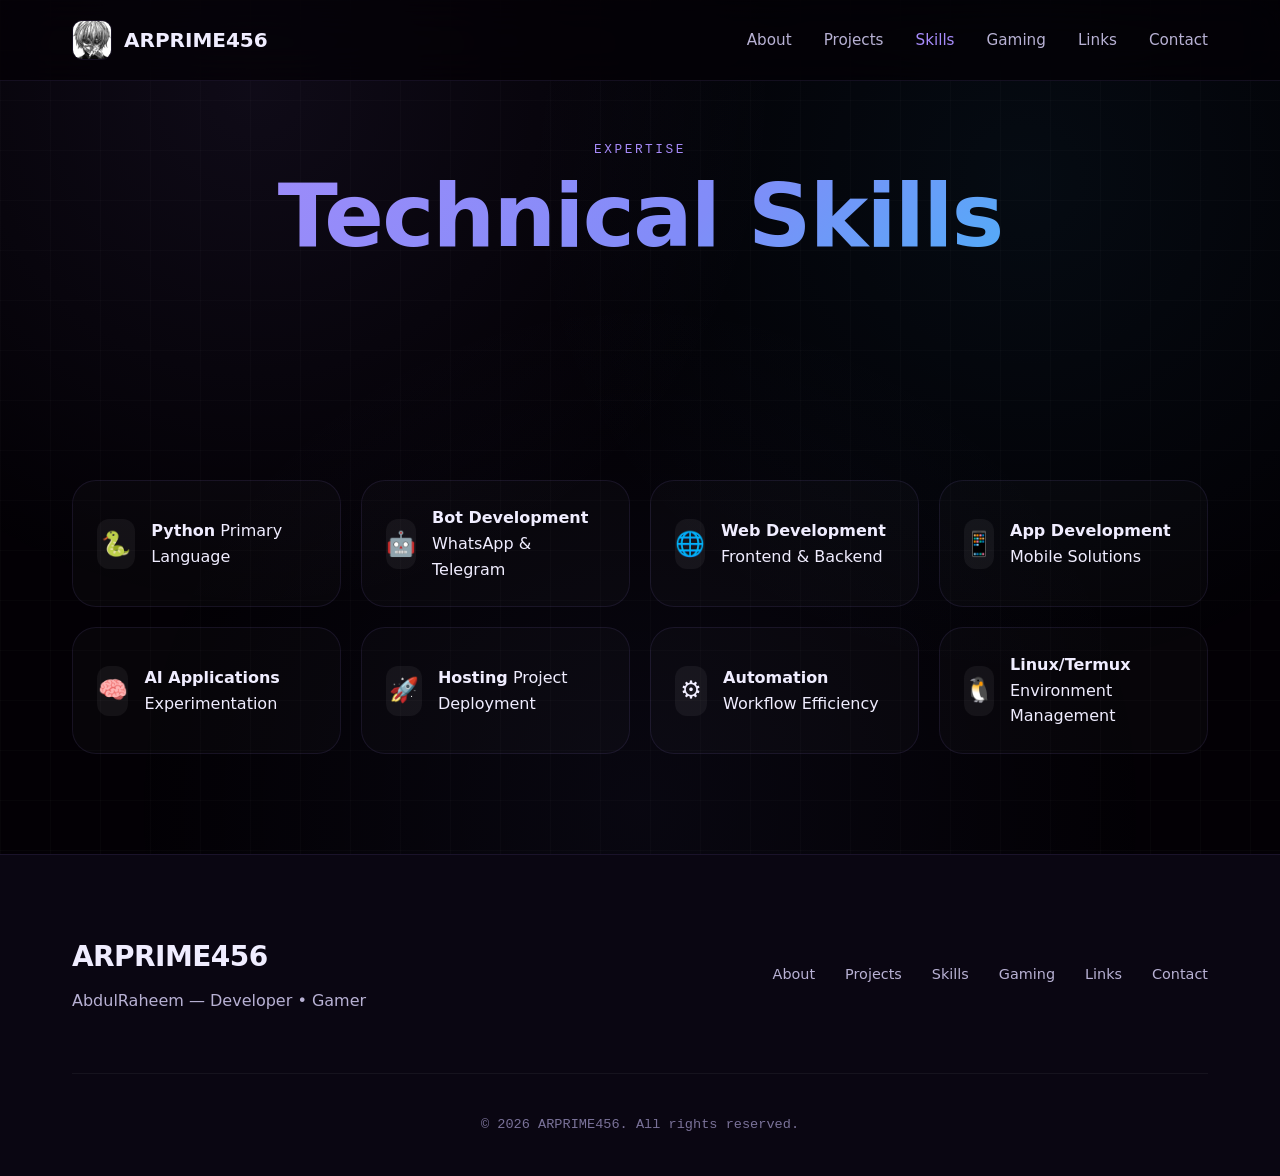
<file: skills/index.html>
<!DOCTYPE html>
<html lang="en">
<head>
    <meta charset="UTF-8">
    <meta name="viewport" content="width=device-width, initial-scale=1.0">
    <title>Skills | ARPRIME456 — Technical Expertise</title>
    <meta name="description" content="Explore the technical skills and expertise of AbdulRaheem (ARPRIME456), from Python programming to bot development.">
    <link rel="canonical" href="https://ar-prime-info.vercel.app/skills">
    <link rel="icon" type="image/svg+xml" href="/favicon.svg">
    <link rel="stylesheet" href="/assets/style.css">
</head>
<body>
    <nav class="site-nav">
        <div class="wrap">
            <a href="/" class="brand">
                <img src="/assets/profile.jpg" alt="ARPRIME456 Logo">
                <span>ARPRIME456</span>
            </a>
            <ul class="nav-links">
                <li><a href="/about">About</a></li>
                <li><a href="/projects">Projects</a></li>
                <li><a href="/skills" class="active">Skills</a></li>
                <li><a href="/gaming">Gaming</a></li>
                <li><a href="/links">Links</a></li>
                <li><a href="/contact">Contact</a></li>
            </ul>
        </div>
    </nav>

    <main>
        <header class="hero" style="padding: 140px 0 60px;">
            <div class="wrap">
                <div class="section-head">
                    <p class="section-tag">Expertise</p>
                    <h1>Technical Skills</h1>
                </div>
            </div>
        </header>

        <section>
            <div class="wrap">
                <div class="skills-grid">
                    <div class="card skill-card">
                        <div class="skill-icon">🐍</div>
                        <div class="skill-info">
                            <strong>Python</strong>
                            <span>Primary Language</span>
                        </div>
                    </div>
                    <div class="card skill-card">
                        <div class="skill-icon">🤖</div>
                        <div class="skill-info">
                            <strong>Bot Development</strong>
                            <span>WhatsApp & Telegram</span>
                        </div>
                    </div>
                    <div class="card skill-card">
                        <div class="skill-icon">🌐</div>
                        <div class="skill-info">
                            <strong>Web Development</strong>
                            <span>Frontend & Backend</span>
                        </div>
                    </div>
                    <div class="card skill-card">
                        <div class="skill-icon">📱</div>
                        <div class="skill-info">
                            <strong>App Development</strong>
                            <span>Mobile Solutions</span>
                        </div>
                    </div>
                    <div class="card skill-card">
                        <div class="skill-icon">🧠</div>
                        <div class="skill-info">
                            <strong>AI Applications</strong>
                            <span>Experimentation</span>
                        </div>
                    </div>
                    <div class="card skill-card">
                        <div class="skill-icon">🚀</div>
                        <div class="skill-info">
                            <strong>Hosting</strong>
                            <span>Project Deployment</span>
                        </div>
                    </div>
                    <div class="card skill-card">
                        <div class="skill-icon">⚙️</div>
                        <div class="skill-info">
                            <strong>Automation</strong>
                            <span>Workflow Efficiency</span>
                        </div>
                    </div>
                    <div class="card skill-card">
                        <div class="skill-icon">🐧</div>
                        <div class="skill-info">
                            <strong>Linux/Termux</strong>
                            <span>Environment Management</span>
                        </div>
                    </div>
                </div>
            </div>
        </section>
    </main>

    <footer>
        <div class="wrap">
            <div class="footer-content">
                <div class="footer-brand">
                    <h3>ARPRIME456</h3>
                    <p>AbdulRaheem — Developer • Gamer</p>
                </div>
                <nav class="footer-nav">
                    <ul>
                        <li><a href="/about">About</a></li>
                        <li><a href="/projects">Projects</a></li>
                        <li><a href="/skills">Skills</a></li>
                        <li><a href="/gaming">Gaming</a></li>
                        <li><a href="/links">Links</a></li>
                        <li><a href="/contact">Contact</a></li>
                    </ul>
                </nav>
            </div>
            <div class="footer-bottom">
                <p>&copy; 2026 ARPRIME456. All rights reserved.</p>
            </div>
        </div>
    </footer>
</body>
</html>
</file>
<file: assets/style.css>
/* ARPRIME456 — Premium Stylesheet */

:root {
  --bg: #030005;
  --bg-elevated: #0a0612;
  --panel: rgba(255, 255, 255, 0.02);
  --panel-hover: rgba(255, 255, 255, 0.05);
  --panel-border: rgba(167, 139, 250, 0.1);
  --panel-border-hover: rgba(167, 139, 250, 0.3);
  --text: #f0edff;
  --text-dim: #b8b1d4;
  --text-faint: #7a7299;
  --violet: #a78bfa;
  --indigo: #818cf8;
  --sky: #38bdf8;
  --emerald: #10b981;
  --rose: #f43f5e;
  --grad-primary: linear-gradient(135deg, var(--violet), var(--indigo) 55%, var(--sky));
  --grad-dark: linear-gradient(180deg, rgba(167, 139, 250, 0.05), rgba(56, 189, 248, 0.02));
  --radius: 24px;
  --radius-sm: 16px;
  --maxw: 1200px;
  --font-display: "Space Grotesk", "Segoe UI", system-ui, sans-serif;
  --font-body: "Inter", "Segoe UI", system-ui, sans-serif;
  --font-mono: "JetBrains Mono", ui-monospace, "SFMono-Regular", Menlo, monospace;
  --glow: 0 0 20px rgba(167, 139, 250, 0.2);
}

* { box-sizing: border-box; margin: 0; padding: 0; }
html { scroll-behavior: smooth; }

body {
  background: var(--bg);
  color: var(--text);
  font-family: var(--font-body);
  line-height: 1.6;
  -webkit-font-smoothing: antialiased;
  overflow-x: hidden;
}

/* Premium Background */
body::before {
  content: "";
  position: fixed;
  inset: 0;
  z-index: -1;
  background: 
    radial-gradient(circle at 20% 10%, rgba(167, 139, 250, 0.08) 0%, transparent 40%),
    radial-gradient(circle at 80% 20%, rgba(56, 189, 248, 0.06) 0%, transparent 40%),
    radial-gradient(circle at 50% 90%, rgba(129, 140, 248, 0.05) 0%, transparent 50%);
}

/* Grid overlay */
body::after {
  content: "";
  position: fixed;
  inset: 0;
  z-index: -2;
  background-image: linear-gradient(rgba(255, 255, 255, 0.02) 1px, transparent 1px),
                    linear-gradient(90deg, rgba(255, 255, 255, 0.02) 1px, transparent 1px);
  background-size: 50px 50px;
  pointer-events: none;
}

a { color: inherit; text-decoration: none; transition: 0.2s ease; }
img { max-width: 100%; display: block; }
ul { list-style: none; }

.wrap {
  max-width: var(--maxw);
  margin: 0 auto;
  padding: 0 32px;
}

/* Typography */
h1, h2, h3, h4 { font-family: var(--font-display); font-weight: 700; letter-spacing: -0.02em; }

/* Navigation */
.site-nav {
  position: fixed;
  top: 0;
  width: 100%;
  z-index: 100;
  backdrop-filter: blur(20px);
  background: rgba(3, 0, 5, 0.7);
  border-bottom: 1px solid var(--panel-border);
}

.site-nav .wrap {
  display: flex;
  align-items: center;
  justify-content: space-between;
  height: 80px;
}

.brand {
  display: flex;
  align-items: center;
  gap: 12px;
  font-size: 1.25rem;
  font-weight: 700;
}

.brand img {
  width: 40px;
  height: 40px;
  border-radius: 10px;
  border: 1px solid var(--panel-border);
}

.nav-links {
  display: flex;
  gap: 32px;
}

.nav-links a {
  font-size: 0.95rem;
  color: var(--text-dim);
  font-weight: 500;
}

.nav-links a:hover, .nav-links a.active {
  color: var(--violet);
}

@media (max-width: 768px) {
  .nav-links { display: none; }
}

/* Hero Section */
.hero {
  padding: 180px 0 100px;
  text-align: center;
}

.hero-avatar-wrap {
  position: relative;
  width: 160px;
  height: 160px;
  margin: 0 auto 40px;
}

.hero-avatar {
  width: 100%;
  height: 100%;
  border-radius: 40px;
  object-fit: cover;
  border: 1px solid var(--panel-border);
  box-shadow: 0 20px 50px rgba(0, 0, 0, 0.5);
  position: relative;
  z-index: 2;
}

.hero-avatar-wrap::before {
  content: "";
  position: absolute;
  inset: -10px;
  background: var(--grad-primary);
  border-radius: 45px;
  filter: blur(20px);
  opacity: 0.3;
  z-index: 1;
}

.badge-row {
  display: flex;
  justify-content: center;
  gap: 12px;
  margin-bottom: 24px;
}

.badge {
  font-family: var(--font-mono);
  font-size: 0.75rem;
  padding: 6px 16px;
  border-radius: 999px;
  background: rgba(255, 255, 255, 0.05);
  border: 1px solid var(--panel-border);
  color: var(--text-dim);
  display: flex;
  align-items: center;
  gap: 6px;
}

.badge.dev { color: var(--sky); border-color: rgba(56, 189, 248, 0.2); }
.badge.gamer { color: var(--rose); border-color: rgba(244, 63, 94, 0.2); }

.hero h1 {
  font-size: clamp(3rem, 10vw, 5.5rem);
  line-height: 1;
  margin-bottom: 16px;
  background: var(--grad-primary);
  -webkit-background-clip: text;
  background-clip: text;
  color: transparent;
}

.hero .subtitle {
  font-size: clamp(1.2rem, 3vw, 1.75rem);
  color: var(--text);
  margin-bottom: 12px;
}

.hero .dev-alias {
  font-family: var(--font-mono);
  color: var(--text-faint);
  font-size: 1.1rem;
  margin-bottom: 24px;
}

.hero .description {
  max-width: 600px;
  margin: 0 auto 40px;
  color: var(--text-dim);
  font-size: 1.1rem;
}

/* Buttons */
.btn-row {
  display: flex;
  justify-content: center;
  gap: 16px;
  flex-wrap: wrap;
}

.btn {
  padding: 14px 28px;
  border-radius: 14px;
  font-weight: 600;
  font-size: 0.95rem;
  display: inline-flex;
  align-items: center;
  gap: 10px;
  transition: 0.3s cubic-bezier(0.2, 0.8, 0.2, 1);
}

.btn-primary {
  background: var(--grad-primary);
  color: #030005;
  box-shadow: 0 10px 20px -5px rgba(129, 140, 248, 0.3);
}

.btn-primary:hover {
  transform: translateY(-3px);
  box-shadow: 0 15px 30px -5px rgba(129, 140, 248, 0.5);
}

.btn-secondary {
  background: rgba(255, 255, 255, 0.05);
  color: var(--text);
  border: 1px solid var(--panel-border);
}

.btn-secondary:hover {
  background: rgba(255, 255, 255, 0.08);
  border-color: var(--panel-border-hover);
  transform: translateY(-3px);
}

/* Sections */
section {
  padding: 100px 0;
}

.section-head {
  text-align: center;
  margin-bottom: 60px;
}

.section-tag {
  font-family: var(--font-mono);
  color: var(--violet);
  text-transform: uppercase;
  letter-spacing: 0.2em;
  font-size: 0.8rem;
  margin-bottom: 12px;
}

.section-head h2 {
  font-size: clamp(2rem, 5vw, 3rem);
}

/* Cards */
.card {
  background: var(--panel);
  border: 1px solid var(--panel-border);
  border-radius: var(--radius);
  padding: 40px;
  transition: 0.3s ease;
}

.card:hover {
  border-color: var(--panel-border-hover);
  background: var(--panel-hover);
  transform: translateY(-5px);
}

/* Projects Grid */
.projects-grid {
  display: grid;
  grid-template-columns: repeat(auto-fit, minmax(320px, 1fr));
  gap: 24px;
}

.project-card {
  display: flex;
  flex-direction: column;
  height: 100%;
}

.project-tag {
  font-family: var(--font-mono);
  font-size: 0.7rem;
  color: var(--sky);
  margin-bottom: 12px;
  text-transform: uppercase;
}

.project-card h3 {
  font-size: 1.5rem;
  margin-bottom: 16px;
}

.project-card p {
  color: var(--text-dim);
  font-size: 0.95rem;
  margin-bottom: 24px;
  flex-grow: 1;
}

.project-status {
  font-family: var(--font-mono);
  font-size: 0.75rem;
  display: inline-flex;
  align-items: center;
  gap: 6px;
  color: var(--emerald);
}

/* Skills Grid */
.skills-grid {
  display: grid;
  grid-template-columns: repeat(auto-fit, minmax(250px, 1fr));
  gap: 20px;
}

.skill-card {
  display: flex;
  align-items: center;
  gap: 16px;
  padding: 24px;
}

.skill-icon {
  font-size: 1.5rem;
  width: 50px;
  height: 50px;
  display: flex;
  align-items: center;
  justify-content: center;
  background: rgba(255, 255, 255, 0.05);
  border-radius: 12px;
}

/* Gaming Section */
.games-grid {
  display: grid;
  grid-template-columns: repeat(auto-fit, minmax(200px, 1fr));
  gap: 20px;
}

.game-card {
  text-align: center;
  padding: 30px;
}

.game-card.highlight {
  border-color: var(--rose);
  background: rgba(244, 63, 94, 0.03);
}

/* Links Section */
.links-grid {
  display: grid;
  grid-template-columns: repeat(auto-fit, minmax(280px, 1fr));
  gap: 20px;
}

.link-card {
  display: flex;
  align-items: center;
  gap: 20px;
  padding: 24px;
}

.link-icon {
  font-size: 1.8rem;
  width: 60px;
  height: 60px;
  display: flex;
  align-items: center;
  justify-content: center;
  background: var(--grad-primary);
  color: #030005;
  border-radius: 16px;
}

.link-info strong { display: block; font-size: 1.1rem; }
.link-info span { font-size: 0.85rem; color: var(--text-faint); font-family: var(--font-mono); }

/* Footer */
footer {
  padding: 80px 0 40px;
  border-top: 1px solid var(--panel-border);
  background: var(--bg-elevated);
}

.footer-content {
  display: flex;
  justify-content: space-between;
  align-items: center;
  flex-wrap: wrap;
  gap: 40px;
  margin-bottom: 60px;
}

.footer-brand h3 { font-size: 1.75rem; margin-bottom: 8px; }
.footer-brand p { color: var(--text-dim); }

.footer-nav ul { display: flex; gap: 30px; }
.footer-nav a { color: var(--text-dim); font-size: 0.9rem; }
.footer-nav a:hover { color: var(--text); }

.footer-bottom {
  text-align: center;
  padding-top: 40px;
  border-top: 1px solid rgba(255, 255, 255, 0.05);
  color: var(--text-faint);
  font-family: var(--font-mono);
  font-size: 0.85rem;
}

/* Responsive adjustments */
@media (max-width: 768px) {
  .wrap { padding: 0 24px; }
  .footer-content { flex-direction: column; text-align: center; }
  .footer-nav ul { justify-content: center; flex-wrap: wrap; }
  .hero { padding: 140px 0 60px; }
}

/* Utility Classes */
.text-grad { background: var(--grad-primary); -webkit-background-clip: text; background-clip: text; color: transparent; }

/* Project live links (added 2026-11-13) */
.project-link {
  font-family: var(--font-mono);
  font-size: 0.75rem;
  color: var(--violet);
  text-decoration: none;
  margin-top: 10px;
  display: inline-flex;
  align-items: center;
  gap: 6px;
  transition: color 0.2s ease;
}

.project-link:hover {
  color: var(--sky);
}
</file>
